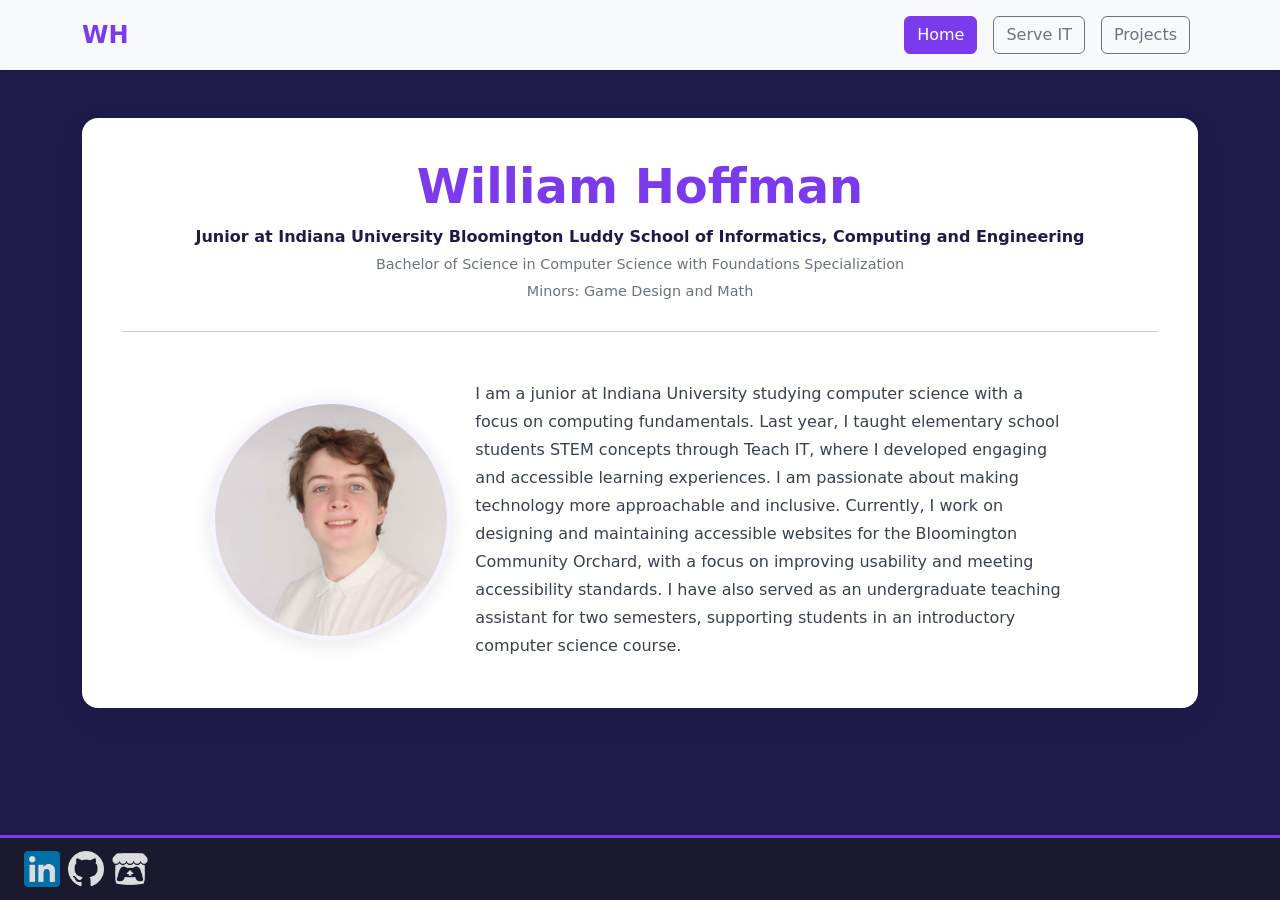
<file: index.html>
<!DOCTYPE html>
<html lang="en">

<head>
    <meta charset="UTF-8">
    <meta name="viewport" content="width=device-width, initial-scale=1.0">

    <!-- Bootstrap CSS -->
    <link href="https://cdn.jsdelivr.net/npm/bootstrap@5.3.3/dist/css/bootstrap.min.css" rel="stylesheet">

    <!-- Custom CSS -->
    <link rel="stylesheet" href="styles.css">

    <title>William Hoffman</title>
</head>

<body class="section-bg">

    <!-- =========================
       HEADER / NAVIGATION
       ========================= -->
    <header id="navigation-bar"></header>

    <!-- =========================
       MAIN CONTENT
       ========================= -->
    <main class="py-5">
        <div class="container">
            <div class="content-card">

                <!-- Intro Section -->
                <div class="row justify-content-center mb-2">
                    <div class="col-12 text-center">
                        <h1 class="logo-header mb-2">William Hoffman</h1>
                        <p class="main-header mb-1">
                            Junior at Indiana University Bloomington Luddy School of Informatics, Computing and Engineering
                        </p>
                        <p class="sub-header mb-1">
                            Bachelor of Science in Computer Science with Foundations Specialization
                        </p>
                        <p class="sub-header">
                            Minors: Game Design and Math
                        </p>
                    </div>
                </div>

                <hr class="my-4">

                <!-- Profile Section -->
                <div class="row mt-3 align-items-center justify-content-center g-4">
                    <div class="col-md-3 text-center">
                        <img src="Images/portrait.png"
                             class="profile-img"
                             alt="Portrait of William Hoffman">
                    </div>

                    <div class="col-md-7">
                        <p class="main-paragraph">
                            I am a junior at Indiana University studying computer science with a focus on computing
                            fundamentals.
                            Last year, I taught elementary school students STEM concepts through Teach IT, where I developed
                            engaging and accessible learning experiences.
                            I am passionate about making technology more approachable and inclusive.
                            Currently, I work on designing and maintaining accessible websites for the Bloomington Community
                            Orchard, with a focus on improving usability and meeting accessibility standards.
                            I have also served as an undergraduate teaching assistant for two semesters, supporting students
                            in an introductory computer science course.
                        </p>
                    </div>
                </div>

            </div>
        </div>
    </main>

    <!-- =========================
       FOOTER
       ========================= -->
    <footer id="footer-bar"></footer>

    <!-- =========================
       JS
       ========================= -->
    <script>
        async function loadComponent(id, file) {
            const res = await fetch(file);
            const text = await res.text();
            document.getElementById(id).innerHTML = text;
        }

        document.addEventListener("DOMContentLoaded", () => {
            loadComponent("navigation-bar", "navigation-bar.html");
            loadComponent("footer-bar", "footer-bar.html");
        });
    </script>
</body>

</html>
</file>
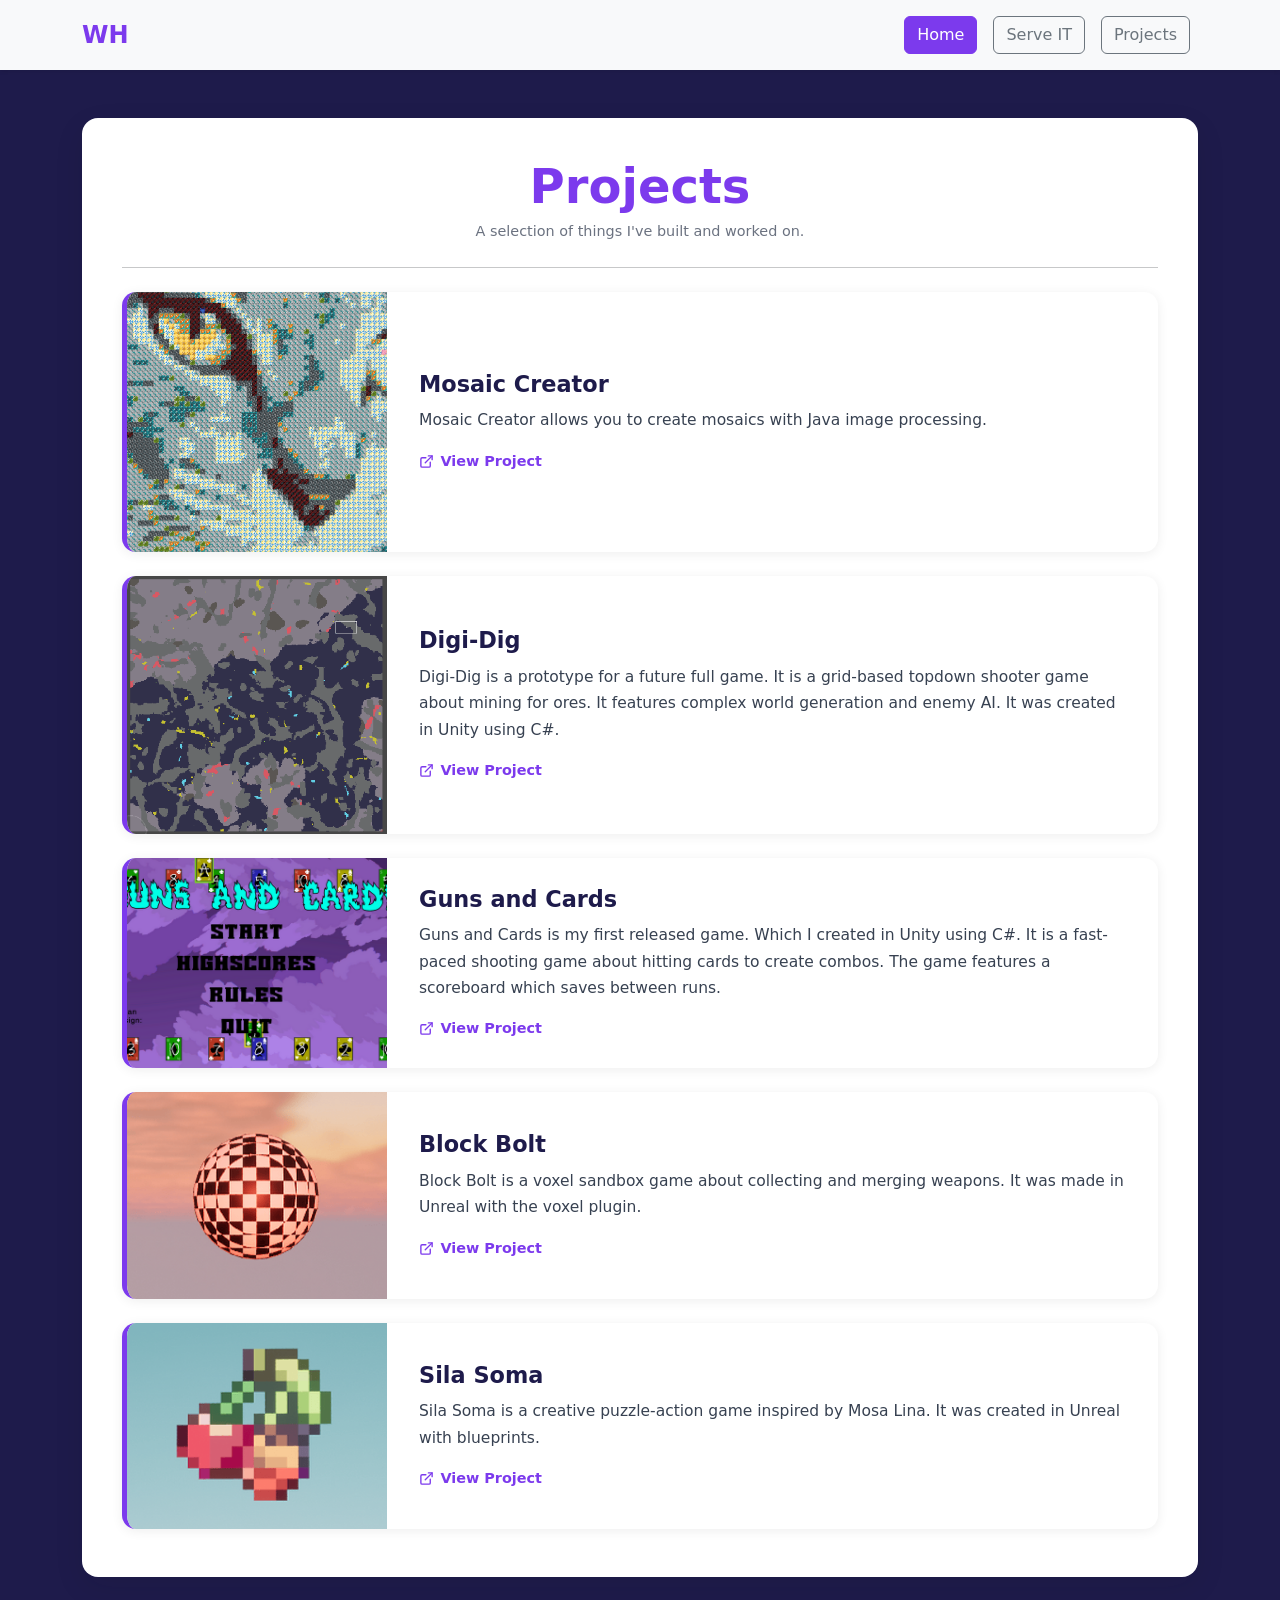
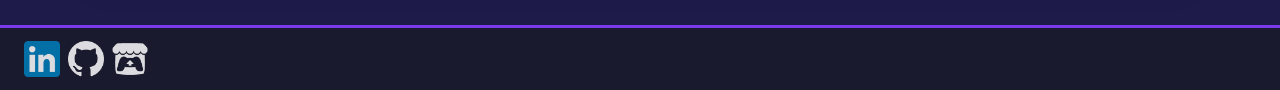
<file: projects.html>
<!DOCTYPE html>
<html lang="en">

<head>
    <meta charset="UTF-8">
    <meta name="viewport" content="width=device-width, initial-scale=1.0">

    <!-- Bootstrap -->
    <link href="https://cdn.jsdelivr.net/npm/bootstrap@5.3.3/dist/css/bootstrap.min.css" rel="stylesheet">
    <script src="https://cdn.jsdelivr.net/npm/bootstrap@5.3.3/dist/js/bootstrap.bundle.min.js"></script>

    <!-- Custom CSS -->
    <link rel="stylesheet" href="styles.css">

    <title>Projects — William Hoffman</title>

    <style>
        .project-card {
            display: flex;
            flex-direction: row;
            align-items: stretch;
            background: #fff;
            border-radius: 14px;
            overflow: hidden;
            box-shadow: 0 2px 12px rgba(0, 0, 0, 0.07);
            transition: transform 0.2s ease, box-shadow 0.2s ease;
            border-left: 5px solid var(--primary-color);
        }

        .project-card:hover {
            transform: translateY(-3px);
            box-shadow: 0 10px 28px rgba(0, 0, 0, 0.11);
        }

        .project-card-img {
            width: 260px;
            min-height: 200px;
            object-fit: cover;
            flex-shrink: 0;
        }

        .project-card-img-placeholder {
            width: 260px;
            min-height: 200px;
            flex-shrink: 0;
            background-color: var(--secondary-bg-color);
            display: flex;
            align-items: center;
            justify-content: center;
            color: var(--text-muted);
            font-size: 0.85rem;
        }

        .project-card-body {
            padding: 1.75rem 2rem;
            display: flex;
            flex-direction: column;
            justify-content: center;
            gap: 0.6rem;
            flex: 1;
        }

        .project-card-title {
            font-size: 1.4rem;
            font-weight: 700;
            color: var(--secondary-color);
            margin: 0;
        }

        .project-card-desc {
            font-size: 0.97rem;
            color: #374151;
            line-height: 1.7;
            margin: 0;
        }

        .project-card-link {
            display: inline-flex;
            align-items: center;
            gap: 0.4rem;
            margin-top: 0.4rem;
            font-size: 0.9rem;
            font-weight: 600;
            color: var(--primary-color);
            text-decoration: none;
            width: fit-content;
        }

        .project-card-link:hover {
            color: #6d28d9;
            text-decoration: underline;
        }

        .project-card-link svg {
            flex-shrink: 0;
        }

        @media (max-width: 640px) {
            .project-card {
                flex-direction: column;
            }

            .project-card-img,
            .project-card-img-placeholder {
                width: 100%;
                min-height: 180px;
            }
        }
    </style>
</head>

<body class="section-bg">

    <header id="navigation-bar"></header>

    <main class="py-5">
        <div class="container">
            <div class="content-card">

                <div class="text-center mb-4">
                    <h1 class="logo-header mb-1">Projects</h1>
                    <p class="sub-header">A selection of things I've built and worked on.</p>
                </div>

                <hr class="mb-4">
                <div id="projects-container" class="d-flex flex-column gap-4"></div>

            </div>
        </div>
    </main>

    <footer id="footer-bar"></footer>

    <script>
        // ============================================================
        //  EDIT YOUR PROJECTS HERE
        // ============================================================
        const projects = [
            {
                title: "Mosaic Creator",
                image: "Images/mosaiccat.png",
                description: "Mosaic Creator allows you to create mosaics with Java image processing.",
                link: "https://github.com/WilliamAHoffman/MosaicCreator"
            },
            {
                title: "Digi-Dig",
                image: "Images/world-map.png",
                description: "Digi-Dig is a prototype for a future full game. It is a grid-based topdown shooter game about mining for ores. It features complex world generation and enemy AI. It was created in Unity using C#.",
                link: "https://github.com/WilliamAHoffman/Digi-Dig"
            },
            {
                title: "Guns and Cards",
                image: "Images/gacstart.png",
                description: "Guns and Cards is my first released game. Which I created in Unity using C#. It is a fast-paced shooting game about hitting cards to create combos. The game features a scoreboard which saves between runs.",
                link: "https://lemonlimecrime.itch.io/guns-and-cards"
            },
            {
                title: "Block Bolt",
                image: "Images/BlockBolt.png",
                description: "Block Bolt is a voxel sandbox game about collecting and merging weapons. It was made in Unreal with the voxel plugin.",
                link: "https://lemonlimecrime.itch.io/block-bolt"
            },
            {
                title: "Sila Soma",
                image: "Images/silasoma.png",
                description: "Sila Soma is a creative puzzle-action game inspired by Mosa Lina. It was created in Unreal with blueprints.",
                link: "https://lemonlimecrime.itch.io/sila-soma"
            }
        ];
        // ============================================================

        function renderProjects() {
            const container = document.getElementById("projects-container");

            projects.forEach(p => {
                const imgHtml = p.image
                    ? `<img src="${p.image}" alt="${p.title}" class="project-card-img">`
                    : `<div class="project-card-img-placeholder">No image</div>`;

                const linkHtml = p.link
                    ? `<a href="${p.link}" class="project-card-link" target="_blank" rel="noopener">
                            <svg xmlns="http://www.w3.org/2000/svg" width="15" height="15" viewBox="0 0 24 24"
                                fill="none" stroke="currentColor" stroke-width="2.2"
                                stroke-linecap="round" stroke-linejoin="round">
                                <path d="M18 13v6a2 2 0 0 1-2 2H5a2 2 0 0 1-2-2V8a2 2 0 0 1 2-2h6"/>
                                <polyline points="15 3 21 3 21 9"/>
                                <line x1="10" y1="14" x2="21" y2="3"/>
                            </svg>
                            View Project
                       </a>`
                    : "";

                container.innerHTML += `
                    <div class="project-card">
                        ${imgHtml}
                        <div class="project-card-body">
                            <h2 class="project-card-title">${p.title}</h2>
                            <p class="project-card-desc">${p.description}</p>
                            ${linkHtml}
                        </div>
                    </div>`;
            });
        }

        async function loadComponent(id, file) {
            const res = await fetch(file);
            const text = await res.text();
            document.getElementById(id).innerHTML = text;
        }

        document.addEventListener("DOMContentLoaded", () => {
            loadComponent("navigation-bar", "navigation-bar.html");
            loadComponent("footer-bar", "footer-bar.html");
            renderProjects();
        });
    </script>

</body>

</html>
</file>
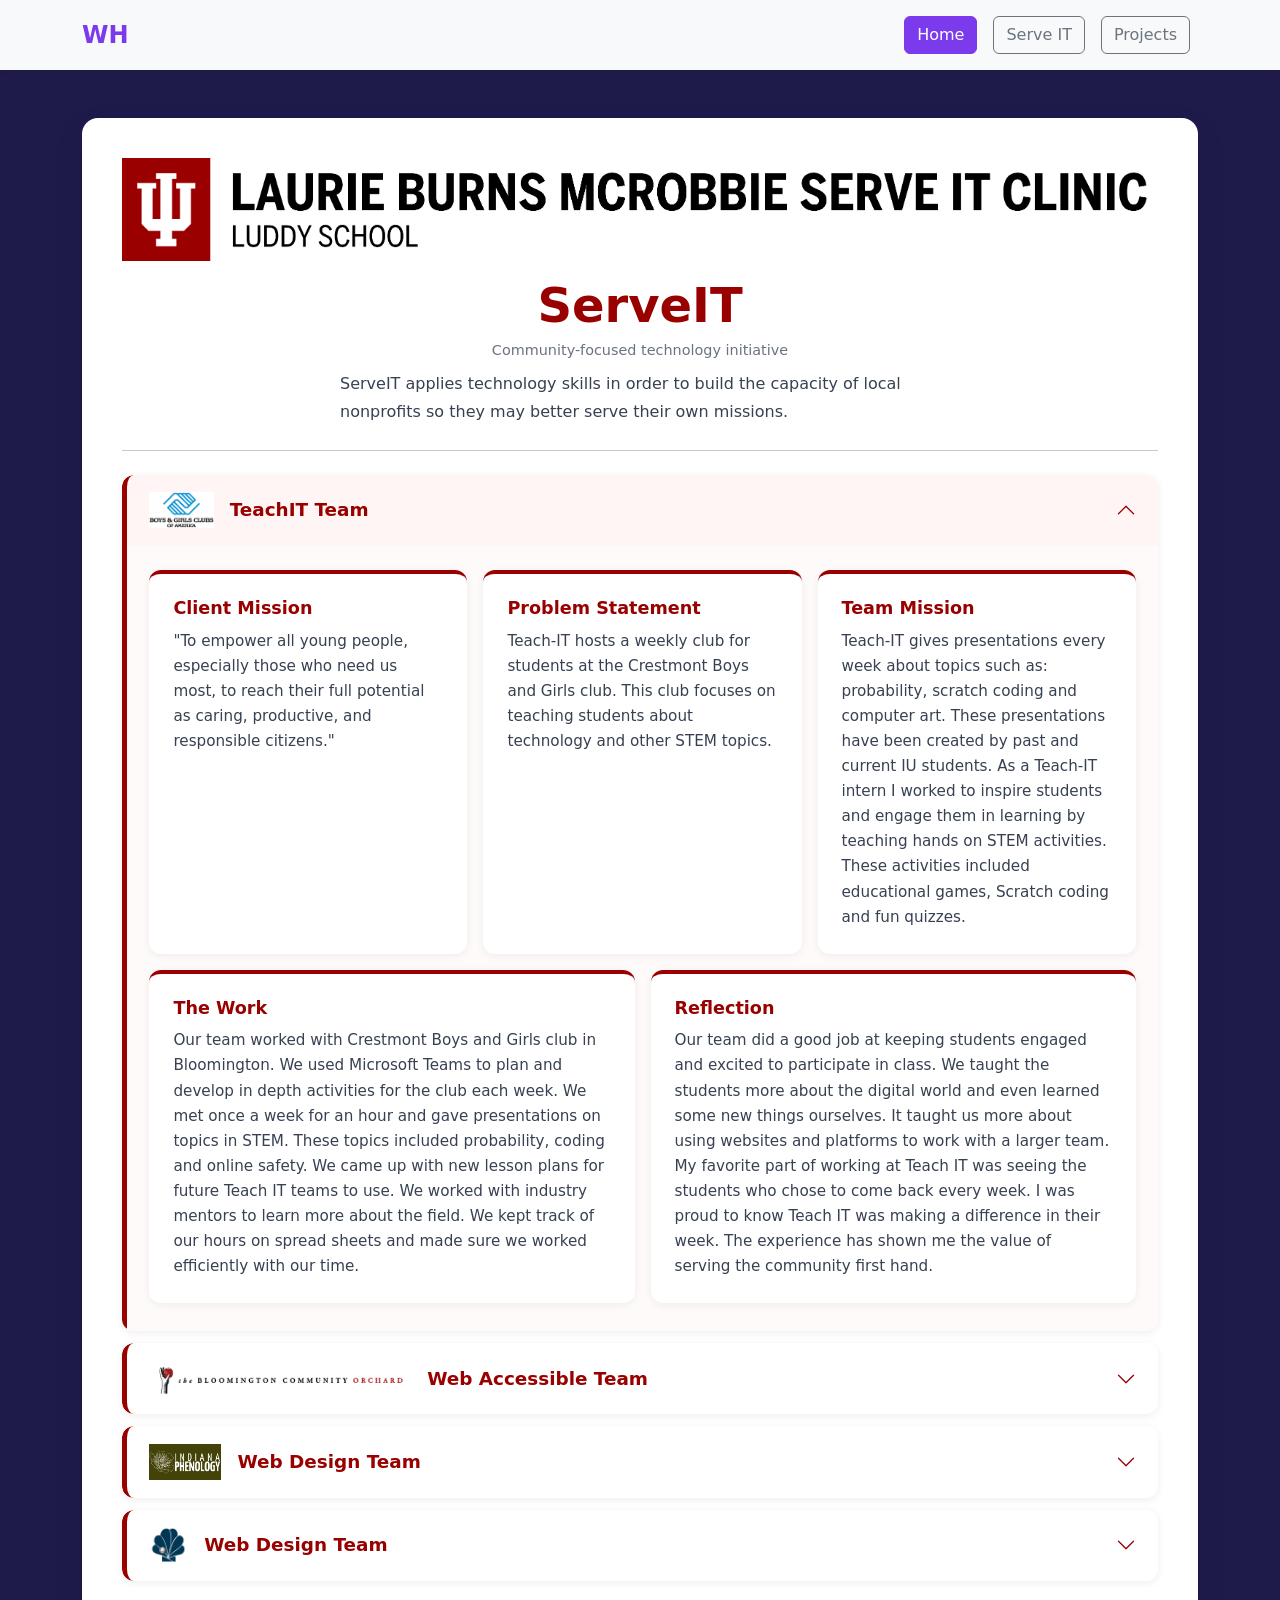
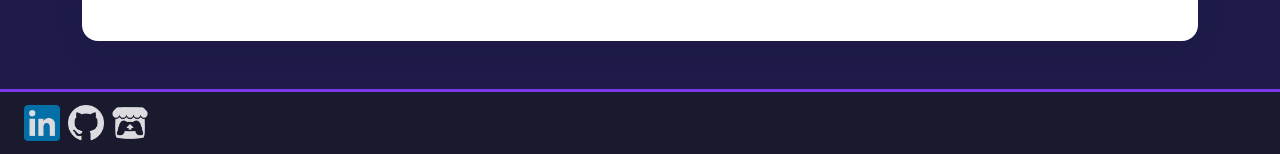
<file: serve-it.html>
<!DOCTYPE html>
<html lang="en">

<head>
    <meta charset="UTF-8">
    <meta name="viewport" content="width=device-width, initial-scale=1.0">

    <!-- Bootstrap -->
    <link href="https://cdn.jsdelivr.net/npm/bootstrap@5.3.3/dist/css/bootstrap.min.css" rel="stylesheet">
    <script src="https://cdn.jsdelivr.net/npm/bootstrap@5.3.3/dist/js/bootstrap.bundle.min.js"></script>

    <!-- Custom CSS -->
    <link rel="stylesheet" href="styles.css">

    <title>ServeIT</title>

    <style>
        /* ---- Accordion overrides ---- */
        .sit-accordion .accordion-item {
            border: none;
            border-radius: 12px !important;
            overflow: hidden;
            margin-bottom: 0.75rem;
            box-shadow: 0 2px 8px rgba(0,0,0,0.07);
        }

        .sit-accordion .accordion-button {
            background-color: #fff;
            color: var(--secondary-sit-color);
            font-weight: 700;
            font-size: 1.15rem;
            border-left: 5px solid var(--secondary-sit-color);
            border-radius: 12px !important;
            padding: 1.1rem 1.4rem;
            gap: 1rem;
            transition: background-color 0.2s ease;
        }

        .sit-accordion .accordion-button:not(.collapsed) {
            background-color: #fff5f5;
            color: var(--secondary-sit-color);
            box-shadow: none;
            border-bottom-left-radius: 0 !important;
            border-bottom-right-radius: 0 !important;
        }

        .sit-accordion .accordion-button::after {
            background-image: url("data:image/svg+xml,%3csvg xmlns='http://www.w3.org/2000/svg' viewBox='0 0 16 16' fill='%23990000'%3e%3cpath fill-rule='evenodd' d='M1.646 4.646a.5.5 0 0 1 .708 0L8 10.293l5.646-5.647a.5.5 0 0 1 .708.708l-6 6a.5.5 0 0 1-.708 0l-6-6a.5.5 0 0 1 0-.708z'/%3e%3c/svg%3e");
        }

        .sit-accordion .accordion-button:focus {
            box-shadow: 0 0 0 3px rgba(153, 0, 0, 0.15);
        }

        .sit-accordion .accordion-body {
            background-color: #fffafa;
            padding: 1.5rem 1.4rem 1.75rem;
            border-left: 5px solid var(--secondary-sit-color);
        }

        .sit-accordion .accordion-header-logo {
            height: 36px;
            width: auto;
            object-fit: contain;
            flex-shrink: 0;
        }
    </style>
</head>

<body class="section-bg">

    <header id="navigation-bar"></header>

    <main class="py-5">
        <div class="container">
            <div class="content-card">

                <!-- Hero -->
                <div class="row justify-content-center mb-2">
                    <div class="col-12 text-center">
                        <img src="Images/serveit.png" class="img-fluid mb-3" alt="ServeIT logo" style="max-height: 120px;">
                        <h2 class="sit-logo-header">ServeIT</h2>
                        <p class="sub-header mb-2">Community-focused technology initiative</p>
                        <p class="main-paragraph mx-auto">
                            ServeIT applies technology skills in order to build the capacity of local nonprofits so
                            they may better serve their own missions.
                        </p>
                    </div>
                </div>

                <hr class="my-4">

                <!-- Accordion -->
                <div class="accordion sit-accordion" id="sitAccordion">

                    <!-- Project 1: TeachIT -->
                    <div class="accordion-item">
                        <h2 class="accordion-header" id="heading1">
                            <button class="accordion-button" type="button"
                                data-bs-toggle="collapse" data-bs-target="#collapse1"
                                aria-expanded="true" aria-controls="collapse1">
                                <img src="Images/bgclogo.png" class="accordion-header-logo" alt="Boys &amp; Girls Club logo">
                                TeachIT Team
                            </button>
                        </h2>
                        <div id="collapse1" class="accordion-collapse collapse show"
                            aria-labelledby="heading1" data-bs-parent="#sitAccordion">
                            <div class="accordion-body">
                                <div class="row g-3">
                                    <div class="col-md-4">
                                        <div class="section-card">
                                            <h3>Client Mission</h3>
                                            <p>"To empower all young people, especially those who need us most, to reach their full potential as caring, productive, and responsible citizens."</p>
                                        </div>
                                    </div>
                                    <div class="col-md-4">
                                        <div class="section-card">
                                            <h3>Problem Statement</h3>
                                            <p>Teach-IT hosts a weekly club for students at the Crestmont Boys and Girls club. This club focuses on teaching students about technology and other STEM topics.</p>
                                        </div>
                                    </div>
                                    <div class="col-md-4">
                                        <div class="section-card">
                                            <h3>Team Mission</h3>
                                            <p>Teach-IT gives presentations every week about topics such as: probability, scratch coding and computer art. These presentations have been created by past and current IU students. As a Teach-IT intern I worked to inspire students and engage them in learning by teaching hands on STEM activities. These activities included educational games, Scratch coding and fun quizzes.</p>
                                        </div>
                                    </div>
                                    <div class="col-md-6">
                                        <div class="section-card">
                                            <h3>The Work</h3>
                                            <p>Our team worked with Crestmont Boys and Girls club in Bloomington. We used Microsoft Teams to plan and develop in depth activities for the club each week. We met once a week for an hour and gave presentations on topics in STEM. These topics included probability, coding and online safety. We came up with new lesson plans for future Teach IT teams to use. We worked with industry mentors to learn more about the field. We kept track of our hours on spread sheets and made sure we worked efficiently with our time.</p>
                                        </div>
                                    </div>
                                    <div class="col-md-6">
                                        <div class="section-card">
                                            <h3>Reflection</h3>
                                            <p>Our team did a good job at keeping students engaged and excited to participate in class. We taught the students more about the digital world and even learned some new things ourselves. It taught us more about using websites and platforms to work with a larger team. My favorite part of working at Teach IT was seeing the students who chose to come back every week. I was proud to know Teach IT was making a difference in their week. The experience has shown me the value of serving the community first hand.</p>
                                        </div>
                                    </div>
                                </div>
                            </div>
                        </div>
                    </div>

                    <!-- Project 2: Web Accessible Team -->
                    <div class="accordion-item">
                        <h2 class="accordion-header" id="heading2">
                            <button class="accordion-button collapsed" type="button"
                                data-bs-toggle="collapse" data-bs-target="#collapse2"
                                aria-expanded="false" aria-controls="collapse2">
                                <img src="Images/BCO-horiz-logo-bold-no-underline.png" class="accordion-header-logo" alt="Bloomington Community Orchard logo">
                                Web Accessible Team
                            </button>
                        </h2>
                        <div id="collapse2" class="accordion-collapse collapse"
                            aria-labelledby="heading2" data-bs-parent="#sitAccordion">
                            <div class="accordion-body">
                                <div class="row g-3">
                                    <div class="col-md-4">
                                        <div class="section-card">
                                            <h3>Client Mission</h3>
                                            <p>"To improve access to healthy, locally grown, and sustainable food in Monroe County by assessing the food system, educating the community on food issues, and advocating for policies that help support a stronger and healthier food system."</p>
                                        </div>
                                    </div>
                                    <div class="col-md-4">
                                        <div class="section-card">
                                            <h3>Problem Statement</h3>
                                            <p>The accessibility team works to provide consistency and access to those who need it most.</p>
                                        </div>
                                    </div>
                                    <div class="col-md-4">
                                        <div class="section-card">
                                            <h3>Team Mission</h3>
                                            <p>I was a member of the accessibility team working on behalf of the Serve IT Clinic to check sites for usability and accessibility, ensuring that each site is the best we can make it. This work involves conducting various tests and assessments to help build sites.</p>
                                        </div>
                                    </div>
                                    <div class="col-md-6">
                                        <div class="section-card">
                                            <h3>The Work</h3>
                                            <p>At Serve IT I worked with a team of several other hard working members of the community. We used several different tools such as Kanban, Trello and Microsoft Teams to communicate and work on several tasks at once. The work was meaningful and required a lot of care and attention. This work included using Axe Devtools and Google Web Developer to manage websites and check for accessibility requirements. We followed the WCAG AA standard guidelines to ensure a consistent and positive experience for all of our client's website users. The Bloomington Orchard was thankful for receiving our help.</p>
                                        </div>
                                    </div>
                                    <div class="col-md-6">
                                        <div class="section-card">
                                            <h3>Reflection</h3>
                                            <p>Our team worked closely with our clients and other development teams to create the best sites possible. I have been very grateful to be a part of a larger community which is striving to make a difference. This was a fun experience and it allowed me to be more involved with the process of creation and testing of websites. I was also provided some creative freedom to created posts for the team's social media accounts. I also enjoyed working with an industry mentor to help me to better understand my field.</p>
                                        </div>
                                    </div>
                                </div>
                            </div>
                        </div>
                    </div>

                    <!-- Project 3: Web Design Team -->
                    <div class="accordion-item">
                        <h2 class="accordion-header" id="heading3">
                            <button class="accordion-button collapsed" type="button"
                                data-bs-toggle="collapse" data-bs-target="#collapse3"
                                aria-expanded="false" aria-controls="collapse3">
                                <img src="Images/indianaphenologylogo.png" class="accordion-header-logo" alt="Indiana Phenology logo">
                                Web Design Team
                            </button>
                        </h2>
                        <div id="collapse3" class="accordion-collapse collapse"
                            aria-labelledby="heading3" data-bs-parent="#sitAccordion">
                            <div class="accordion-body">
                                <div class="row g-3">
                                    <div class="col-md-4">
                                        <div class="section-card">
                                            <h3>Client Mission</h3>
                                            <p>"To increase science-based environmental stewardship by empowering Hoosiers of all ages to participate in citizen science phenology data collection."</p>
                                        </div>
                                    </div>
                                    <div class="col-md-4">
                                        <div class="section-card">
                                            <h3>Problem Statement</h3>
                                            <p>The web team works closely with our clients to make changes that can best suit the goals of the site.</p>
                                        </div>
                                    </div>
                                    <div class="col-md-4">
                                        <div class="section-card">
                                            <h3>Team Mission</h3>
                                            <p>I worked on the web team to provide support for local phenology research, we helped to build and edit the site.</p>
                                        </div>
                                    </div>
                                    <div class="col-md-6">
                                        <div class="section-card">
                                            <h3>The Work</h3>
                                            <p>We worked as a team to edit and improve our client's website. We made sure to priority making the site accessible and visible to search engines. This work included using Figma and Wix to manage websites and make coding edits. We followed the client's design patterns to create a consistent and coherent experience for users.</p>
                                        </div>
                                    </div>
                                    <div class="col-md-6">
                                        <div class="section-card">
                                            <h3>Reflection</h3>
                                            <p>We worked as a team to edit and improve our client's website. We made sure to priority making the site accessible and visible to search engines. This work included using Figma and Wix to manage websites and make coding edits. We followed the client's design patterns to create a consistent and coherent experience for users.</p>
                                        </div>
                                    </div>
                                </div>
                            </div>
                        </div>
                    </div>

                    <!-- Project 4: Web Usability Team -->
                    <div class="accordion-item">
                        <h2 class="accordion-header" id="heading3">
                            <button class="accordion-button collapsed" type="button"
                                data-bs-toggle="collapse" data-bs-target="#collapse3"
                                aria-expanded="false" aria-controls="collapse3">
                                <img src="Images/Area-Five-Agency-Logo-Cut.png" class="accordion-header-logo" alt="Indiana Phenology logo">
                                Web Design Team
                            </button>
                        </h2>
                        <div id="collapse3" class="accordion-collapse collapse"
                            aria-labelledby="heading3" data-bs-parent="#sitAccordion">
                            <div class="accordion-body">
                                <div class="row g-3">
                                    <div class="col-md-4">
                                        <div class="section-card">
                                            <h3>Client Mission</h3><!--MISSION-->
                                            <p>WIP</p>
                                        </div>
                                    </div>
                                    <div class="col-md-4">
                                        <div class="section-card">
                                            <h3>Problem Statement</h3><!--PROBLEM-->
                                            <p>The web usability team works to test and improve client websites to
                                                provide consulting and presentate changes.</p>
                                        </div>
                                    </div>
                                    <div class="col-md-4">
                                        <div class="section-card">
                                            <h3>Team Mission</h3><!--MISSION-->
                                            <p>Our team compiles web usability tests into a comprehensive report. We
                                                focus on making the web easier to use for everyone.</p>
                                        </div>
                                    </div>
                                    <div class="col-md-6">
                                        <div class="section-card">
                                            <h3>The Work</h3><!--WORK-->
                                            <p>I am currently the team lead for the Area Five nonprofit organization. I
                                                schedule meetings with our client and my two team memebers. I have
                                                enjoyed taking on more responsibility and have kept the team motivated
                                                and focused on our goals.</p>
                                        </div>
                                    </div>
                                    <div class="col-md-6">
                                        <div class="section-card">
                                            <h3>Reflection</h3><!--REFLECTION-->
                                            <p>I am looking forward to the rest of this semester.</p>
                                        </div>
                                    </div>
                                </div>
                            </div>
                        </div>
                    </div>

                    

                </div><!-- /.accordion -->
            </div><!-- /.content-card -->
        </div><!-- /.container -->
    </main>

    <footer id="footer-bar"></footer>

    <script>
        async function loadComponent(id, file) {
            const res = await fetch(file);
            const text = await res.text();
            document.getElementById(id).innerHTML = text;
        }

        document.addEventListener("DOMContentLoaded", () => {
            loadComponent("navigation-bar", "navigation-bar.html");
            loadComponent("footer-bar", "footer-bar.html");
        });
    </script>
</body>

</html>

</html>
</file>
<file: styles.css>
/* =========================
   VARIABLES
   ========================= */

:root {
  /* Colors */
  --primary-color: #7c3aed;
  --secondary-color: #1e1b4b;
  --primary-bg-color: #ffffff;
  --secondary-bg-color: #f5f3ff;
  --text-muted: #6b7280;
  --white: #ffffff;

  /* Effects */
  --shadow-color: #15151517;

  /* ServeIt */
  --primary-sit-color: #7A1705;
  --secondary-sit-color: #990000;
  --sit-highlight-color: #ff000029;
}

/* =========================
   GLOBAL SETTINGS
   ========================= */

* {
  box-sizing: border-box;
}

html,
body {
  margin: 0;
  padding: 0;
  height: 100%;
}

main {
  flex: 1;
}

body {
  display: flex;
  flex-direction: column;
  font-family: system-ui, -apple-system, BlinkMacSystemFont, "Segoe UI", Roboto, sans-serif;
  line-height: 1.6;
}

/* =========================
   HEADER / NAV
   ========================= */

.logo {
  font-weight: 700;
  font-size: 1.5rem;
  color: var(--primary-color);
}

.logo-header {
  font-weight: 700;
  font-size: 3rem;
  color: var(--primary-color);
}

.main-header {
  margin-bottom: 0.5rem;
  text-align: center;
  font-weight: 700;
  color: var(--secondary-color);
}

.big-main-header {
  font-size: 2rem;
  font-weight: 700;
  color: var(--secondary-sit-color);
  margin-bottom: 0.5rem;
}

.sub-header {
  font-size: 0.9rem;
  text-align: center;
  color: var(--text-muted);
  margin-bottom: 0.25rem;
}

.sit-logo-header {
  font-weight: 700;
  font-size: 3rem;
  color: var(--secondary-sit-color);
  margin-bottom: 0.25rem;
}

/* =========================
   NAV LAYOUT
   ========================= */

.nav-buttons {
  display: flex;
  align-items: center;
  gap: 0.5rem;
}

/* =========================
   BACKGROUND
   ========================= */

.section-bg {
  background-color: var(--secondary-color);
}

.section-sit-bg {
  background-color: var(--primary-sit-color);
}

/* =========================
   CONTENT CARD
   ========================= */

.content-card {
  padding: 2.5rem 2.5rem 3rem;
  background: var(--white);
  border-radius: 16px;
  box-shadow: 0 10px 30px var(--shadow-color);
}

/* =========================
   MAIN PARAGRAPH
   ========================= */

.main-paragraph {
  max-width: 600px;
  margin: 0 auto;
  text-align: left;
  line-height: 1.75;
  color: #374151;
}

/* =========================
   PROFILE SECTION (index)
   ========================= */

.profile-img {
  width: 100%;
  max-width: 240px;
  aspect-ratio: 1;
  object-fit: cover;
  border-radius: 50%;
  border: 4px solid var(--secondary-bg-color);
  box-shadow: 0 4px 20px rgba(0,0,0,0.10);
  display: block;
  margin: 0 auto;
}

/* =========================
   SECTION CARDS (carousel)
   ========================= */

.section-card {
  background: #ffffff;
  padding: 1.5rem;
  border-radius: 12px;
  border-top: 4px solid var(--secondary-sit-color);
  height: 100%;
  text-align: left;
  transition: transform 0.2s ease, box-shadow 0.2s ease, background-color 0.2s ease;
  box-shadow: 0 2px 8px rgba(0,0,0,0.06);
}

.section-card:hover {
  transform: translateY(-4px);
  box-shadow: 0 12px 28px rgba(0, 0, 0, 0.10);
  background-color: var(--sit-highlight-color);
}

.section-card h3 {
  font-size: 1.1rem;
  font-weight: 700;
  margin-bottom: 0.6rem;
  color: var(--secondary-sit-color);
}

.section-card p,
.section-card ul {
  font-size: 0.95rem;
  line-height: 1.65;
  color: #374151;
  margin-bottom: 0;
}

/* Fix misuse of <ul> as paragraph container */
.section-card ul {
  list-style: none;
  padding: 0;
}

/* =========================
   CAROUSEL
   ========================= */

.carousel-item {
  min-height: 560px;
  padding-bottom: 3.5rem; /* room for indicators */
}

.project-slide {
  width: 100%;
  padding: 1rem 0.5rem 0;
}

/* Arrow position — vertically centred on the card grid */
.carousel-control-prev,
.carousel-control-next {
  top: 50%;
  bottom: auto;
  transform: translateY(-50%);
  width: 3rem;
}

.carousel-control-prev {
  left: -1rem;
}

.carousel-control-next {
  right: -1rem;
}

.carousel-control-prev-icon,
.carousel-control-next-icon {
  background-color: rgba(0, 0, 0, 0.55);
  border-radius: 50%;
  padding: 0.6rem;
  width: 2rem;
  height: 2rem;
  background-size: 60%;
}

/* Indicators */
.carousel-indicators {
  bottom: 0.5rem;
}

.carousel-indicators button {
  background-color: rgba(0,0,0,0.7);
  width: 10px;
  height: 10px;
}

.carousel-indicators button.active {
  background-color: var(--secondary-sit-color);
}

/* Prevent clipping of arrows */
.carousel {
  overflow: visible;
}

/* Inner carousel card */
#projectCarousel.content-card {
  padding: 2rem 3rem 3rem;
}

/* =========================
   FOOTER
   ========================= */

footer {
  display: flex;
  align-items: center;
  justify-content: flex-start;
  padding: 0 1.5rem;

  width: 100%;
  min-height: 65px;
  margin-top: auto;

  background-color: #1a1a2e;
  color: var(--white);
  border-top: 3px solid var(--primary-color);
}

footer .navbar-brand {
  opacity: 0.85;
  transition: opacity 0.2s ease, transform 0.2s ease;
}

footer .navbar-brand:hover {
  opacity: 1;
  transform: translateY(-2px);
}

/* =========================
   BOOTSTRAP OVERRIDES
   ========================= */

.btn-primary {
  background-color: var(--primary-color);
  border-color: var(--primary-color);
}

.btn-primary:hover {
  background-color: #6d28d9;
  border-color: #6d28d9;
}

.btn-outline-secondary:hover {
  background-color: var(--secondary-bg-color);
  color: var(--secondary-color);
  border-color: var(--secondary-color);
}

/* =========================
   RESPONSIVE TWEAKS
   ========================= */

@media (max-width: 768px) {
  .logo-header {
    font-size: 2.2rem;
  }

  .sit-logo-header {
    font-size: 2.2rem;
  }

  .carousel-control-prev {
    left: 0;
  }

  .carousel-control-next {
    right: 0;
  }

  #projectCarousel.content-card {
    padding: 1.25rem 1.25rem 2.5rem;
  }

  .content-card {
    padding: 1.5rem 1.25rem 2rem;
  }

  .profile-img {
    max-width: 180px;
    margin-bottom: 1.5rem;
  }
}
</file>
